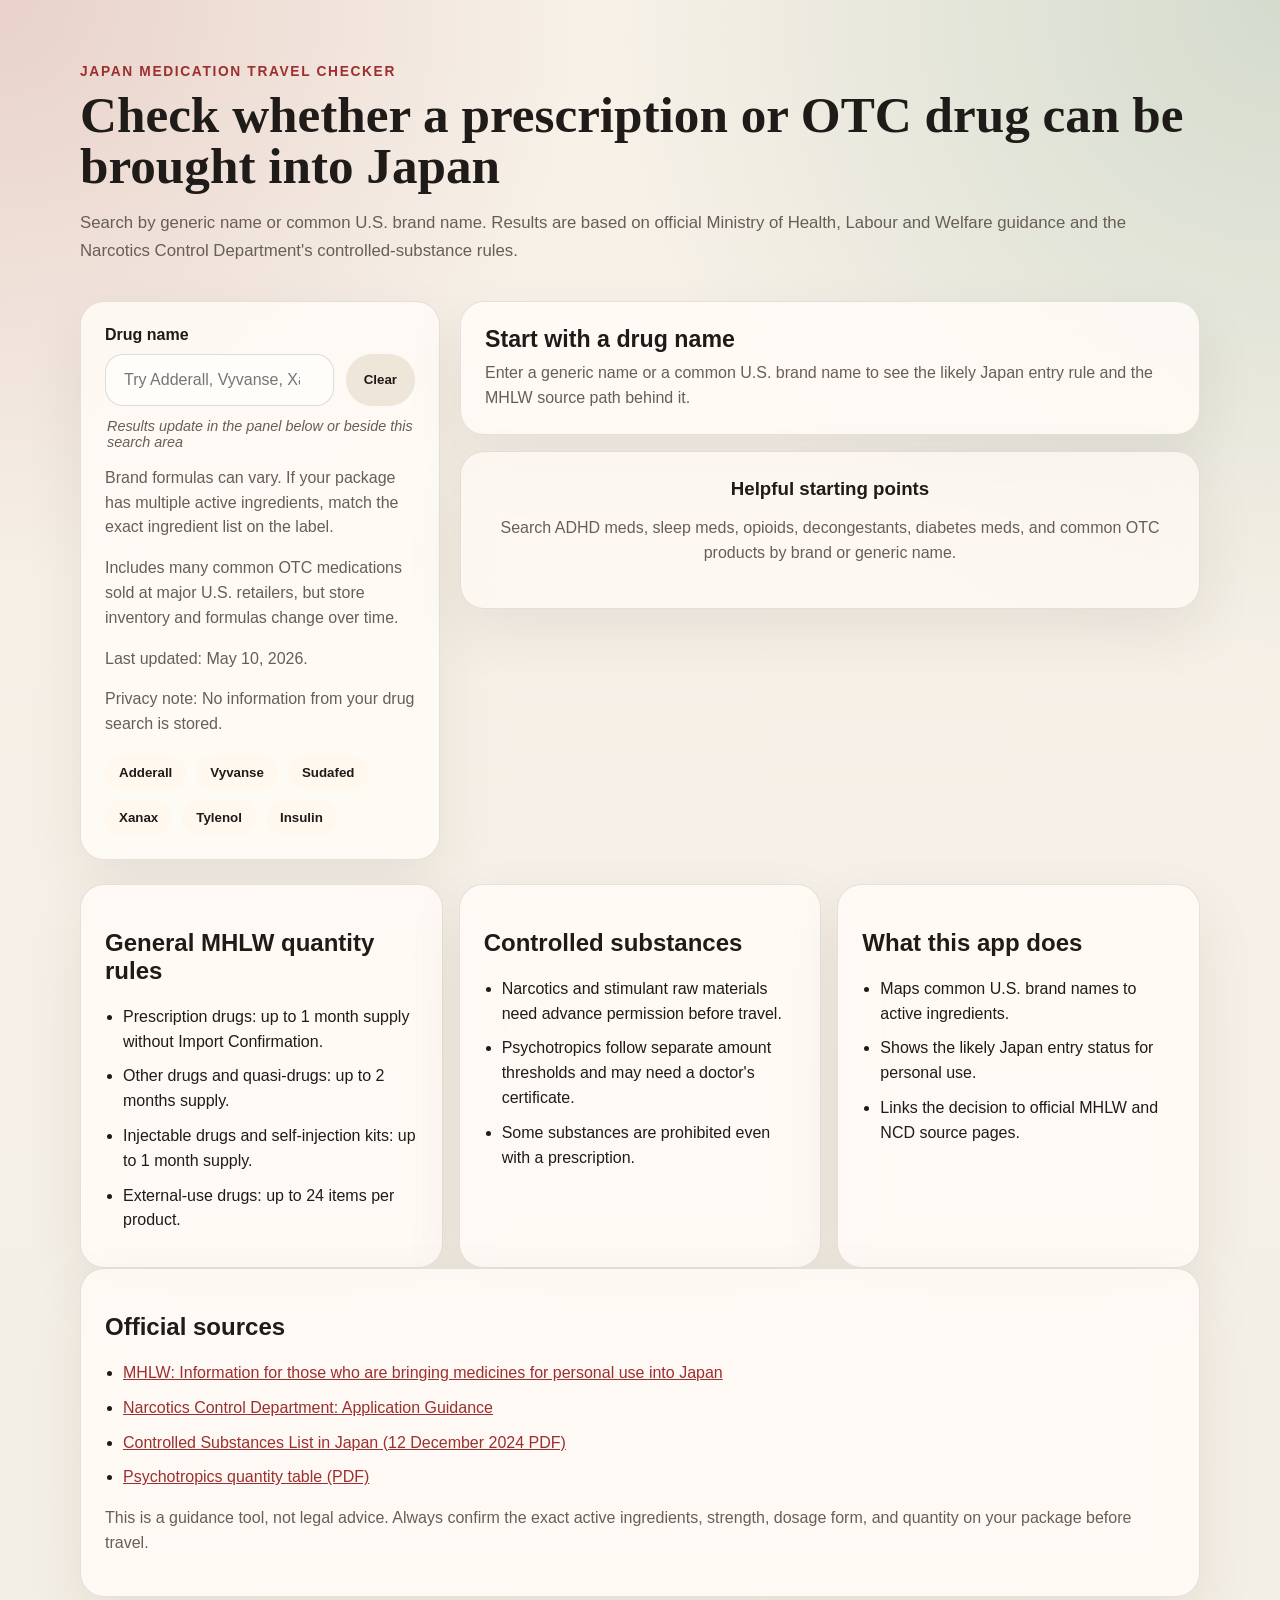
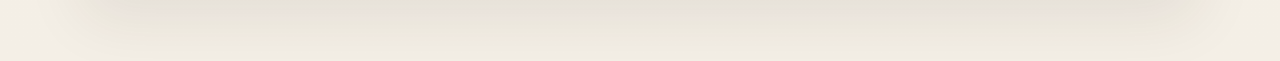
<file: index.html>
<!doctype html>
<html lang="en">
  <head>
    <meta charset="UTF-8" />
    <meta name="viewport" content="width=device-width, initial-scale=1.0" />
    <title>Japan Drug Lookup</title>
    <meta
      name="description"
      content="Check whether a prescription or OTC medicine can generally be brought into Japan for personal use using official MHLW and NCD guidance."
    />
    <meta property="og:type" content="website" />
    <meta property="og:site_name" content="Japan Drug Lookup" />
    <meta property="og:title" content="Japan Drug Lookup" />
    <meta
      property="og:description"
      content="Check whether a prescription or OTC medicine can generally be brought into Japan for personal use using official MHLW and NCD guidance."
    />
    <meta property="og:url" content="https://carlmimaybe.github.io/Japan-Drug-Lookup/" />
    <meta
      property="og:image"
      content="https://carlmimaybe.github.io/Japan-Drug-Lookup/social-preview.png"
    />
    <meta property="og:image:width" content="1200" />
    <meta property="og:image:height" content="630" />
    <meta
      property="og:image:alt"
      content="Preview card for Japan Drug Lookup showing a search tool for checking whether medications can be brought into Japan."
    />
    <meta name="twitter:card" content="summary_large_image" />
    <meta name="twitter:title" content="Japan Drug Lookup" />
    <meta
      name="twitter:description"
      content="Check whether a prescription or OTC medicine can generally be brought into Japan for personal use using official MHLW and NCD guidance."
    />
    <meta
      name="twitter:image"
      content="https://carlmimaybe.github.io/Japan-Drug-Lookup/social-preview.png"
    />
    <meta name="theme-color" content="#ad3434" />
    <link rel="canonical" href="https://carlmimaybe.github.io/Japan-Drug-Lookup/" />
    <link rel="icon" type="image/svg+xml" href="./favicon.svg" />
    <link rel="stylesheet" href="./styles.css" />
  </head>
  <body>
    <div class="page-shell">
      <header class="hero">
        <p class="eyebrow">Japan medication travel checker</p>
        <h1>Check whether a prescription or OTC drug can be brought into Japan</h1>
        <p class="hero-copy">
          Search by generic name or common U.S. brand name. Results are based on
          official Ministry of Health, Labour and Welfare guidance and the
          Narcotics Control Department's controlled-substance rules.
        </p>
      </header>

      <main class="layout">
        <section class="lookup-panel card">
          <label class="field-label" for="drug-search">Drug name</label>
          <div class="search-row">
            <input
              id="drug-search"
              class="search-input"
              type="search"
              placeholder="Try Adderall, Vyvanse, Xanax, Sudafed, Tylenol..."
              autocomplete="off"
            />
            <button id="clear-search" class="ghost-button" type="button">
              Clear
            </button>
          </div>
          <p class="search-results-hint">
            Results update in the panel below or beside this search area
          </p>
          <p class="field-hint">
            Brand formulas can vary. If your package has multiple active
            ingredients, match the exact ingredient list on the label.
          </p>
          <p class="field-hint">
            Includes many common OTC medications sold at major U.S. retailers,
            but store inventory and formulas change over time.
          </p>
          <p class="disclaimer">Last updated: May 10, 2026.</p>
          <p class="disclaimer">
            Privacy note: No information from your drug search is stored.
          </p>

          <div class="chips" aria-label="Quick examples">
            <button class="chip" type="button" data-query="Adderall">Adderall</button>
            <button class="chip" type="button" data-query="Vyvanse">Vyvanse</button>
            <button class="chip" type="button" data-query="Sudafed">Sudafed</button>
            <button class="chip" type="button" data-query="Xanax">Xanax</button>
            <button class="chip" type="button" data-query="Tylenol">Tylenol</button>
            <button class="chip" type="button" data-query="Insulin">Insulin</button>
          </div>
        </section>

        <section class="results-panel">
          <div id="summary-card" class="summary-card card"></div>
          <div id="results" class="results-grid"></div>
        </section>
      </main>

      <section class="rules-grid">
        <article class="card rule-card">
          <h2>General MHLW quantity rules</h2>
          <ul>
            <li>Prescription drugs: up to 1 month supply without Import Confirmation.</li>
            <li>Other drugs and quasi-drugs: up to 2 months supply.</li>
            <li>Injectable drugs and self-injection kits: up to 1 month supply.</li>
            <li>External-use drugs: up to 24 items per product.</li>
          </ul>
        </article>

        <article class="card rule-card">
          <h2>Controlled substances</h2>
          <ul>
            <li>Narcotics and stimulant raw materials need advance permission before travel.</li>
            <li>Psychotropics follow separate amount thresholds and may need a doctor's certificate.</li>
            <li>Some substances are prohibited even with a prescription.</li>
          </ul>
        </article>

        <article class="card rule-card">
          <h2>What this app does</h2>
          <ul>
            <li>Maps common U.S. brand names to active ingredients.</li>
            <li>Shows the likely Japan entry status for personal use.</li>
            <li>Links the decision to official MHLW and NCD source pages.</li>
          </ul>
        </article>
      </section>

      <section class="card sources-card">
        <h2>Official sources</h2>
        <ul class="sources-list">
          <li>
            <a
              href="https://www.mhlw.go.jp/stf/seisakunitsuite/bunya/kenkou_iryou/iyakuhin/kojinyunyu/index.html"
              target="_blank"
              rel="noreferrer"
              >MHLW: Information for those who are bringing medicines for personal use into Japan</a
            >
          </li>
          <li>
            <a
              href="https://www.ncd.mhlw.go.jp/en/application2.html"
              target="_blank"
              rel="noreferrer"
              >Narcotics Control Department: Application Guidance</a
            >
          </li>
          <li>
            <a
              href="https://www.ncd.mhlw.go.jp/dl_data/keitai/cotrolled_substances_list20241212%20.pdf"
              target="_blank"
              rel="noreferrer"
              >Controlled Substances List in Japan (12 December 2024 PDF)</a
            >
          </li>
          <li>
            <a
              href="https://www.ncd.mhlw.go.jp/dl_data/keitai/total.pdf"
              target="_blank"
              rel="noreferrer"
              >Psychotropics quantity table (PDF)</a
            >
          </li>
        </ul>
        <p class="disclaimer">
          This is a guidance tool, not legal advice. Always confirm the exact
          active ingredients, strength, dosage form, and quantity on your
          package before travel.
        </p>
      </section>
    </div>

    <script src="./app.js"></script>
  </body>
</html>
</file>
<file: styles.css>
:root {
  --bg: #f4efe6;
  --panel: rgba(255, 251, 246, 0.88);
  --panel-strong: #fffdf9;
  --text: #1f1b18;
  --muted: #675e58;
  --border: rgba(58, 44, 28, 0.12);
  --shadow: 0 24px 60px rgba(57, 39, 20, 0.08);
  --accent: #9c2f2f;
  --accent-soft: #f9d6d2;
  --ok: #1d6a44;
  --ok-soft: #d9f0e4;
  --warn: #8b5a00;
  --warn-soft: #f5e5ba;
  --danger: #8f1f1f;
  --danger-soft: #f5d5d5;
  --ink-soft: #efe6da;
}

* {
  box-sizing: border-box;
}

body {
  margin: 0;
  min-height: 100vh;
  color: var(--text);
  font-family: "Avenir Next", Avenir, "Segoe UI", sans-serif;
  background:
    radial-gradient(circle at top left, rgba(156, 47, 47, 0.16), transparent 28%),
    radial-gradient(circle at top right, rgba(29, 106, 68, 0.16), transparent 32%),
    linear-gradient(180deg, #f7f1e8 0%, var(--bg) 100%);
}

.page-shell {
  width: min(1120px, calc(100% - 32px));
  margin: 0 auto;
  padding: 40px 0 64px;
}

.hero {
  padding: 24px 0 12px;
}

.eyebrow {
  margin: 0 0 10px;
  color: var(--accent);
  font-size: 0.86rem;
  font-weight: 700;
  letter-spacing: 0.12em;
  text-transform: uppercase;
}

.hero h1 {
  margin: 0;
  font-family: Georgia, "Times New Roman", serif;
  font-size: clamp(1.9rem, 4vw, 3.2rem);
  line-height: 1;
}

.hero-copy {
  margin: 18px 0 0;
  color: var(--muted);
  font-size: 1.05rem;
  line-height: 1.65;
}

.layout {
  display: grid;
  grid-template-columns: minmax(280px, 360px) minmax(0, 1fr);
  gap: 20px;
  margin-top: 24px;
  align-items: start;
}

.card {
  border: 1px solid var(--border);
  border-radius: 24px;
  background: var(--panel);
  backdrop-filter: blur(18px);
  box-shadow: var(--shadow);
}

.lookup-panel,
.summary-card,
.sources-card,
.rule-card {
  padding: 24px;
}

.field-label,
.rule-card h2,
.sources-card h2,
.result-card h3 {
  font-weight: 700;
}

.search-row {
  display: flex;
  gap: 12px;
  margin-top: 10px;
}

.search-input {
  width: 100%;
  padding: 16px 18px;
  border: 1px solid rgba(58, 44, 28, 0.16);
  border-radius: 18px;
  background: var(--panel-strong);
  color: var(--text);
  font-size: 1rem;
}

.search-input:focus {
  outline: 2px solid rgba(156, 47, 47, 0.28);
  outline-offset: 2px;
}

.ghost-button,
.chip {
  border: 0;
  border-radius: 999px;
  cursor: pointer;
  transition: transform 160ms ease, background 160ms ease;
}

.ghost-button {
  padding: 0 18px;
  background: var(--ink-soft);
  color: var(--text);
  font-weight: 600;
}

.ghost-button:hover,
.chip:hover {
  transform: translateY(-1px);
}

.field-hint,
.disclaimer,
.result-meta,
.source-line,
.empty-state p,
.summary-copy {
  color: var(--muted);
  line-height: 1.55;
}

.search-results-hint {
  color: var(--muted);
  font-size: 0.9rem;
  font-style: italic;
  margin: 10px 0 6px;
  text-align: left;
  padding: 2px 2px 0;
  animation: pulse-hint 2s ease-in-out infinite;
}

@keyframes pulse-hint {
  0%, 100% {
    opacity: 0.7;
  }
  50% {
    opacity: 1;
  }
}

.chips {
  display: flex;
  flex-wrap: wrap;
  gap: 10px;
  margin-top: 18px;
}

.chip {
  padding: 10px 14px;
  background: #fff8ef;
  color: var(--text);
  font-weight: 600;
}

.results-grid {
  display: grid;
  gap: 16px;
  margin-top: 16px;
}

.summary-card {
  min-height: 128px;
}

.summary-card h2 {
  margin: 0 0 8px;
  font-size: 1.45rem;
}

.summary-copy {
  margin: 0;
}

.result-card {
  padding: 22px;
}

.result-header {
  display: flex;
  justify-content: space-between;
  gap: 16px;
  align-items: start;
  flex-wrap: wrap;
}

.result-card h3 {
  margin: 0;
  font-size: 1.3rem;
}

.badge {
  flex-shrink: 1;
  min-width: 0;
  padding: 8px 12px;
  border-radius: 999px;
  font-size: 0.75rem;
  font-weight: 700;
  letter-spacing: 0.01em;
  display: inline-block;
  word-wrap: break-word;
  white-space: normal;
  line-height: 1.3;
  max-width: 100%;
}

.badge.allowed {
  color: var(--ok);
  background: var(--ok-soft);
}

.badge.permission {
  color: #fff;
  background: var(--warn);
  border: 2px solid #6d4400;
  box-shadow: 0 2px 8px rgba(139, 90, 0, 0.25);
  text-transform: uppercase;
  font-size: 0.72rem;
}

.badge.restricted {
  color: #fff;
  background: var(--danger);
  border: 2px solid #5d0f0f;
  box-shadow: 0 2px 8px rgba(143, 31, 31, 0.3);
  text-transform: uppercase;
  font-size: 0.72rem;
}

.variant-warning-banner {
  background: linear-gradient(135deg, var(--warn-soft) 0%, #fef3e1 100%);
  border: 2px solid var(--warn);
  border-radius: 20px;
  padding: 16px 20px;
  margin-bottom: 16px;
  font-weight: 600;
  color: #6d4400;
}

.variant-warning-banner p {
  margin: 0;
  font-size: 0.95rem;
}

.result-card-warning {
  border: 2px solid var(--warn-soft);
  background: linear-gradient(135deg, rgba(255, 251, 246, 0.95), rgba(245, 229, 186, 0.15));
  box-shadow: var(--shadow), inset 0 0 0 1px rgba(139, 90, 0, 0.1);
}

.result-card-safe {
  border: 2px solid var(--ok-soft);
  background: linear-gradient(135deg, rgba(255, 251, 246, 0.95), rgba(217, 240, 228, 0.1));
}

.aliases {
  margin: 8px 0 0;
  color: var(--muted);
}

.summary-warning {
  margin-top: 14px;
  padding: 14px 16px;
  border-radius: 16px;
  border: 1px solid rgba(139, 90, 0, 0.3);
  background: linear-gradient(135deg, rgba(245, 229, 186, 0.7), rgba(255, 248, 230, 0.96));
  color: #5b3900;
  font-weight: 600;
  box-shadow: inset 0 0 0 1px rgba(255, 255, 255, 0.22);
}

.detail-list,
.rule-card ul,
.sources-list {
  margin: 14px 0 0;
  padding-left: 18px;
}

.detail-list li,
.rule-card li,
.sources-list li {
  margin: 10px 0;
  line-height: 1.55;
}

.detail-list li.detail-warning {
  list-style: none;
  margin-left: -18px;
  padding: 12px 14px;
  border-radius: 14px;
  border: 1px solid rgba(139, 90, 0, 0.28);
  background: linear-gradient(135deg, rgba(245, 229, 186, 0.58), rgba(255, 248, 230, 0.92));
  color: #5b3900;
  font-weight: 600;
  box-shadow: inset 0 0 0 1px rgba(255, 255, 255, 0.25);
}

.detail-list li.detail-warning::before {
  content: "Warning: ";
  font-weight: 700;
}

.source-line {
  margin-top: 16px;
  font-size: 0.94rem;
}

.source-line a,
.sources-list a {
  color: var(--accent);
}

.rules-grid {
  display: grid;
  grid-template-columns: repeat(3, minmax(0, 1fr));
  gap: 16px;
  margin-top: 24px;
}

.empty-state {
  padding: 26px;
  text-align: center;
}

.empty-state h3 {
  margin: 0;
}

.muted-card {
  background: rgba(255, 251, 246, 0.72);
}

@media (max-width: 900px) {
  .layout,
  .rules-grid {
    grid-template-columns: 1fr;
  }

  .hero h1 {
    max-width: none;
  }
}

@media (max-width: 560px) {
  .page-shell {
    width: min(100% - 20px, 1120px);
    padding-top: 24px;
  }

  .search-row,
  .result-header {
    flex-direction: column;
  }

  .badge {
    width: 100%;
    text-align: center;
  }

  .ghost-button {
    height: 48px;
  }

  .search-results-hint {
    font-size: 0.85rem;
    margin: 8px 0 4px;
  }
}
</file>
